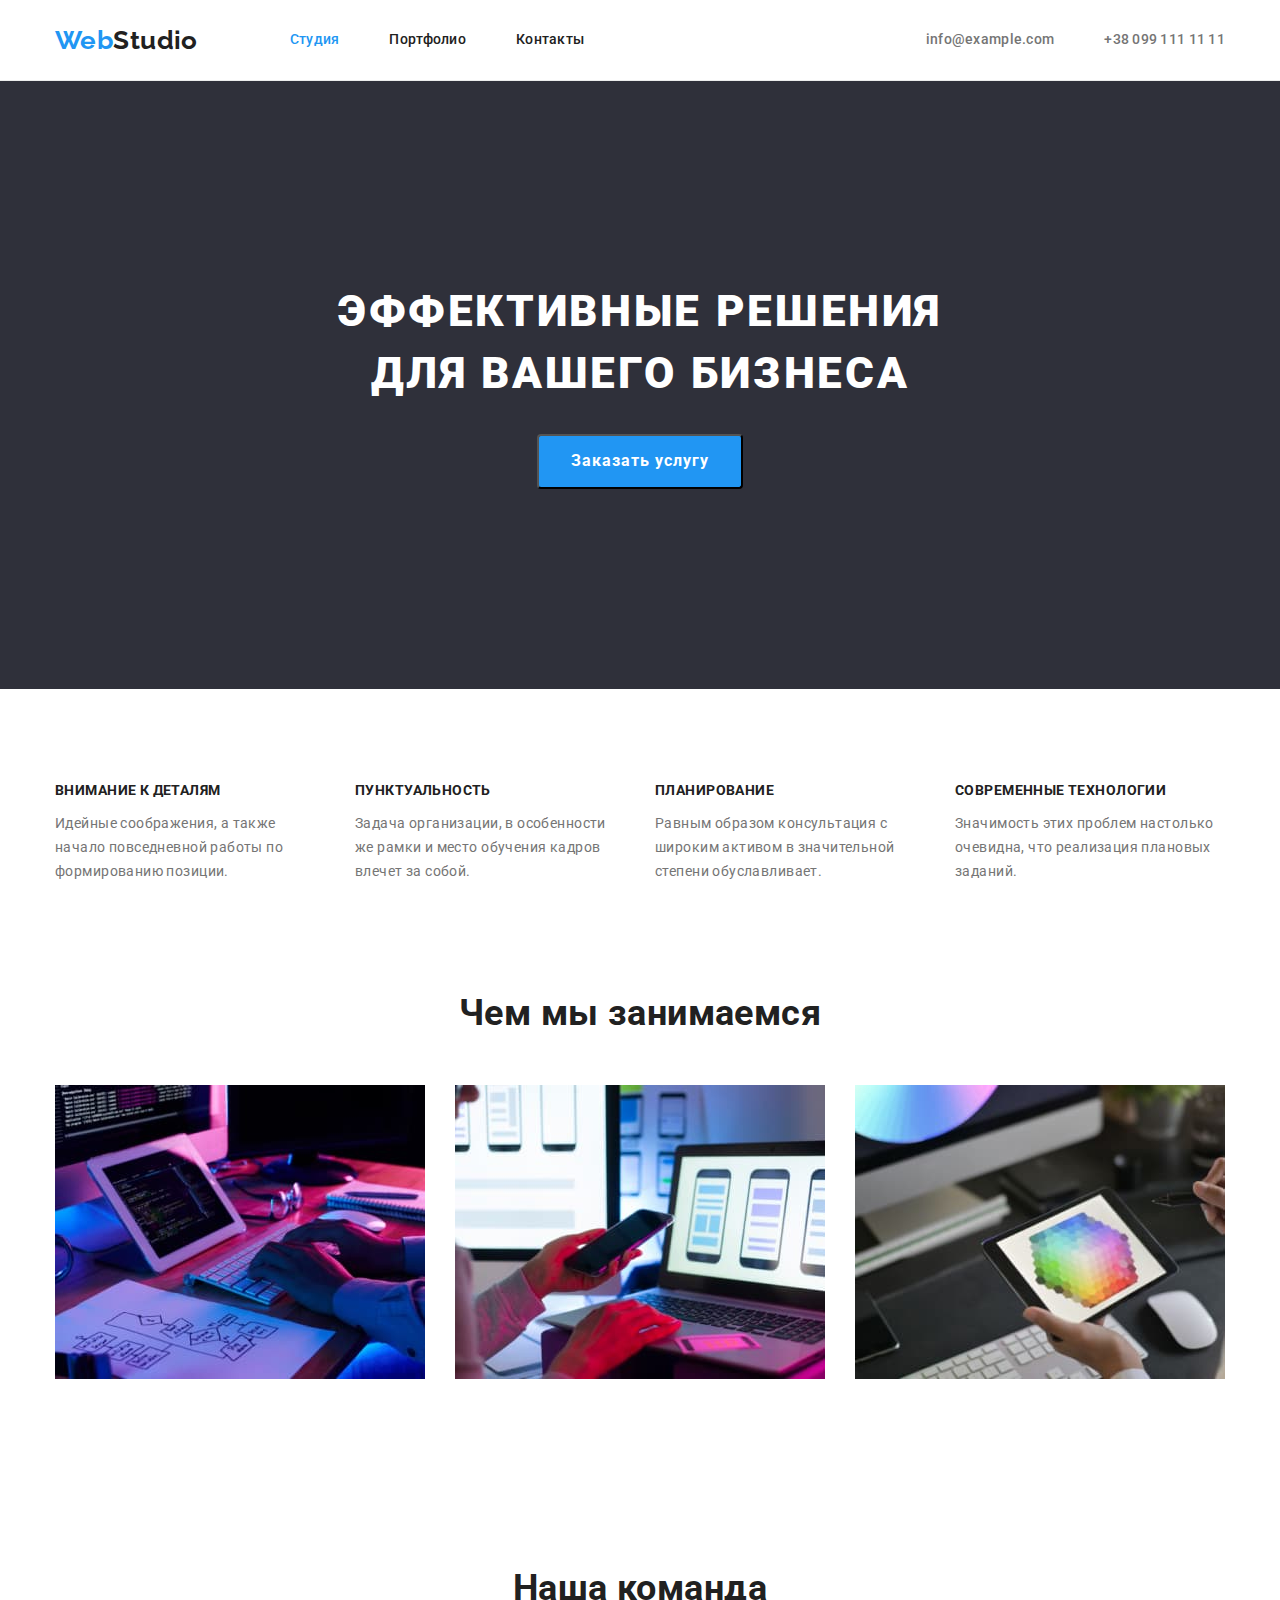
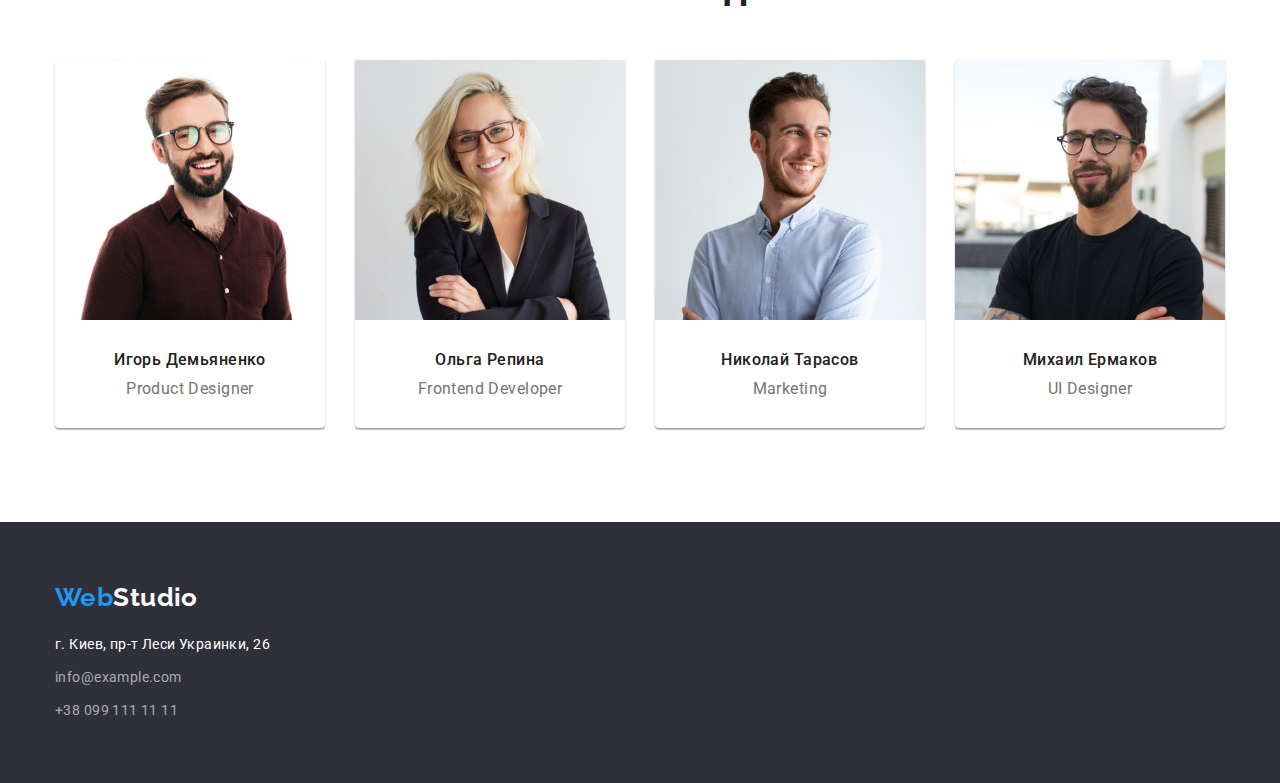
<file: index.html>
<!DOCTYPE html>
<html lang="ru">
  <head>
    <meta charset="UTF-8" />
    <meta http-equiv="X-UA-Compatible" content="IE=edge" />
    <meta name="viewport" content="width=device-width, initial-scale=1.0" />
    <title>Document</title>
    <link rel="preconnect" href="https://fonts.gstatic.com" />
    <link
      href="https://fonts.googleapis.com/css2?family=Raleway:wght@700&family=Roboto:wght@400;500;700;900&display=swap"
      rel="stylesheet"
    />
    <link
      rel="stylesheet"
      href="https://cdnjs.cloudflare.com/ajax/libs/modern-normalize/1.0.0/modern-normalize.min.css"
    />
    <link rel="stylesheet" href="css/styles.css" />
  </head>

  <body>
    <!--Студия-->
    <!--контактная информация-->
    <header class="header-main">
      <div class="container header">
        <nav class="main-nav">
          <a class="logo" href="./index.html"
            ><span class="logo-web">Web</span>Studio</a
          >
          <ul class="site-nav list">
            <li class="item">
              <a href="./index.html" class="link current">Студия</a>
            </li>
            <li class="item">
              <a href="./portfolio.html" class="link">Портфолио</a>
            </li>
            <li class="item"><a href="" class="link">Контакты</a></li>
          </ul>
        </nav>
        <ul class="contacts-nav list">
          <li class="item">
            <a href="mailto:info@example.com" class="link">info@example.com</a>
          </li>
          <li class="item">
            <a href="tel:+380991111111" class="link">+38 099 111 11 11</a>
          </li>
        </ul>
      </div>
    </header>
    <main>
      <!--герой-->
      <section class="hero">
        <div class="container">
          <h1 class="hero-title">Эффективные решения для вашего бизнеса</h1>
          <button class="order-button" type="button">Заказать услугу</button>
        </div>
      </section>
      <!--преимущества студии-->
      <section class="section">
        <div class="container">
          <ul class="feature-list">
            <li class="item">
              <h3 class="title">Внимание к деталям</h3>
              <p class="text">
                Идейные соображения, а также начало повседневной работы по
                формированию позиции.
              </p>
            </li>
            <li class="item">
              <h3 class="title">Пунктуальность</h3>
              <p class="text">
                Задача организации, в особенности же рамки и место обучения
                кадров влечет за собой.
              </p>
            </li>
            <li class="item">
              <h3 class="title">Планирование</h3>
              <p class="text">
                Равным образом консультация с широким активом в значительной
                степени обуславливает.
              </p>
            </li>
            <li class="item">
              <h3 class="title">Современные технологии</h3>
              <p class="text">
                Значимость этих проблем настолько очевидна, что реализация
                плановых заданий.
              </p>
            </li>
          </ul>
        </div>
      </section>
      <section class="section who-we-are">
        <div class="container">
          <h2 class="section-title">Чем мы занимаемся</h2>
          <ul class="work-list">
            <li class="item">
              <img
                src="./images/img.jpg"
                alt="Сотрудник работающий за компьютером"
                width="370"
              />
            </li>
            <li class="item">
              <img
                src="./images/box2.jpg"
                alt="Дизайнер разрабатывающий интерфейс для смартфона"
                width="370"
              />
            </li>
            <li class="item">
              <img
                src="./images/box3.jpg"
                alt="Дизайнер работающий над цветной графикой на планшете"
                width="370"
              />
            </li>
          </ul>
        </div>
      </section>
      <!--команда студии-->
      <section class="section">
        <div class="container">
          <h2 class="section-title">Наша команда</h2>
          <ul class="team-list">
            <li class="item">
              <img
                src="./images/img1.jpg"
                alt="Фото члена команды"
                width="270"
              />
              <div class="team-card">
                <h3 class="title">Игорь Демьяненко</h3>
                <p class="profession" lang="en">Product Designer</p>
              </div>
            </li>
            <li class="item">
              <img
                src="./images/img2.jpg"
                alt="Фото члена команды"
                width="270"
              />
              <div class="team-card">
                <h3 class="title">Ольга Репина</h3>
                <p class="profession" lang="en">Frontend Developer</p>
              </div>
            </li>
            <li class="item">
              <img
                src="./images/img3.jpg"
                alt="Фото члена команды"
                width="270"
              />
              <div class="team-card">
                <h3 class="title">Николай Тарасов</h3>
                <p class="profession" lang="en">Marketing</p>
              </div>
            </li>
            <li class="item">
              <img
                src="./images/img4.jpg"
                alt="Фото члена команды"
                width="270"
              />
              <div class="team-card">
                <h3 class="title">Михаил Ермаков</h3>
                <p class="profession" lang="en">UI Designer</p>
              </div>
            </li>
          </ul>
        </div>
      </section>
    </main>
    <!--подвал-->
    <footer class="footer">
      <div class="container">
        <a href="" class="logo">Web<span class="logo-white">Studio</span></a>
        <address class="footer-address">
          <span class="address"> г. Киев, пр-т Леси Украинки, 26</span>
          <a href="mailto:info@example.com" class="link">info@example.com</a>
          <a href="tel:+380991111111" class="link">+38 099 111 11 11</a>
        </address>
      </div>
    </footer>
  </body>
</html>
</file>
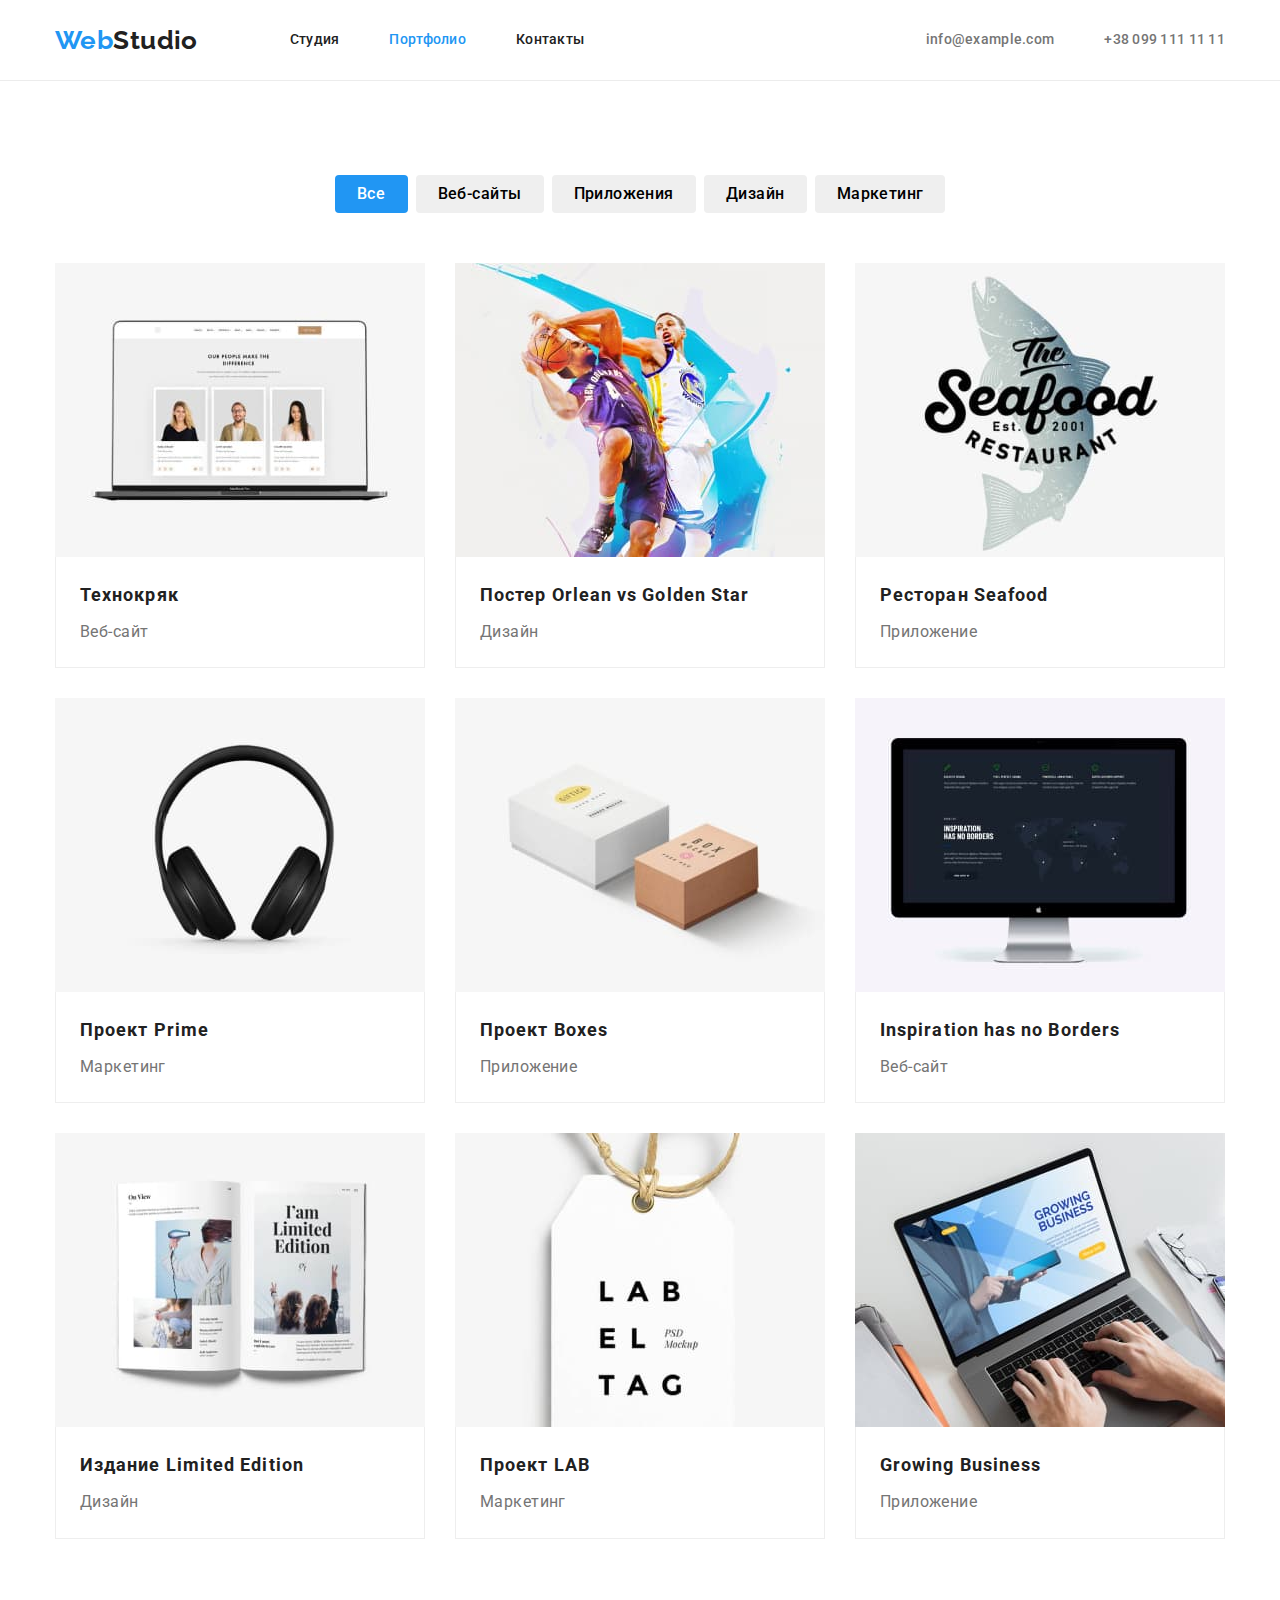
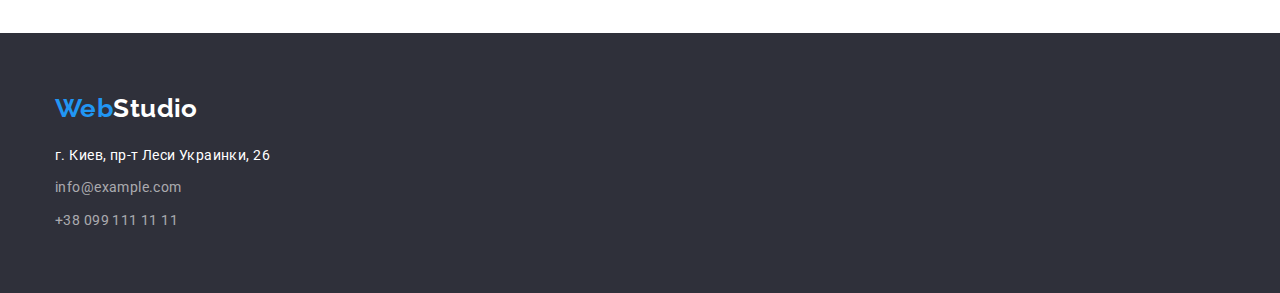
<file: portfolio.html>
<!DOCTYPE html>
<html lang="ru">
  <head>
    <meta charset="UTF-8" />
    <meta http-equiv="X-UA-Compatible" content="IE=edge" />
    <meta name="viewport" content="width=device-width, initial-scale=1.0" />
    <title>Document</title>
    <link rel="preconnect" href="https://fonts.gstatic.com" />
    <link
      href="https://fonts.googleapis.com/css2?family=Raleway:wght@700&family=Roboto:wght@400;500;700;900&display=swap"
      rel="stylesheet"
    />
    <link
      rel="stylesheet"
      href="https://cdnjs.cloudflare.com/ajax/libs/modern-normalize/1.0.0/modern-normalize.min.css"
    />
    <link rel="stylesheet" href="css/styles.css" />
  </head>

  <body>
    <h1 class="visually-hidden">Cкрытый заголовок Портфолио</h1>
    <!--Портфолио-->
    <!--контактная информация-->
    <header class="header-main">
      <div class="container header">
        <nav class="main-nav">
          <a class="logo" href="./index.html"
            ><span class="logo-web">Web</span>Studio</a
          >
          <ul class="site-nav list">
            <li class="item">
              <a href="./index.html" class="link">Студия</a>
            </li>
            <li class="item">
              <a href="./portfolio.html" class="link current">Портфолио</a>
            </li>
            <li class="item"><a href="" class="link">Контакты</a></li>
          </ul>
        </nav>
        <ul class="contacts-nav list">
          <li class="item">
            <a href="mailto:info@example.com" class="link">info@example.com</a>
          </li>
          <li class="item">
            <a href="tel:+380991111111" class="link">+38 099 111 11 11</a>
          </li>
        </ul>
      </div>
    </header>
    <main>
      <!--навигация по сайту-->
      <section class="section">
        <div class="container">
          <ul class="button-list">
            <li class="item">
              <button type="button" class="button current">Все</button>
            </li>
            <li class="item">
              <button type="button" class="button web">Веб-сайты</button>
            </li>
            <li class="item">
              <button type="button" class="button app">Приложения</button>
            </li>
            <li class="item">
              <button type="button" class="button design">Дизайн</button>
            </li>
            <li class="item">
              <button type="button" class="button marketing">Маркетинг</button>
            </li>
          </ul>
          <!--содержание портфолио-->
          <ul class="doing-list">
            <a href="" class="item">
              <li>
                <img
                  class="image"
                  src="./images/portfolio1.jpg"
                  alt="Визитки сотрудников"
                  width=""
                />
                <div class="card-content">
                  <h2 class="title">Технокряк</h2>
                  <p class="text">Веб-сайт</p>
                </div>
              </li></a
            >
            <a href="" class="item">
              <li>
                <img
                  class="image"
                  src="./images/portfolio2.jpg"
                  alt="Постер баскетбольной игры"
                  width=""
                />
                <div class="card-content">
                  <h2 class="title">
                    Постер <span lang="en">Orlean vs Golden Star</span>
                  </h2>
                  <p class="text">Дизайн</p>
                </div>
              </li></a
            ><a href="" class="item">
              <li>
                <img
                  class="image"
                  src="./images/portfolio3.jpg"
                  alt="Главная страница приложения ресторана морепродуктов"
                  width=""
                />
                <div class="card-content">
                  <h2 class="title">Ресторан <span lang="en">Seafood</span></h2>
                  <p class="text">Приложение</p>
                </div>
              </li></a
            ><a href="" class="item">
              <li>
                <img
                  class="image"
                  src="./images/portfolio4.jpg"
                  alt="Наушники"
                  width=""
                />
                <div class="card-content">
                  <h2 class="title">Проект <span lang="en">Prime</span></h2>
                  <p class="text">Маркетинг</p>
                </div>
              </li></a
            ><a href="" class="item">
              <li>
                <img
                  class="image"
                  src="./images/portfolio5.jpg"
                  alt="Две коробочки"
                  width=""
                />
                <div class="card-content">
                  <h2 class="title">Проект <span lang="en"> Boxes</span></h2>
                  <p class="text">Приложение</p>
                </div>
              </li>
            </a>
            <a href="" class="item">
              <li>
                <img
                  class="image"
                  src="./images/portfolio6.jpg"
                  alt="Монитор компьютера"
                  width=""
                />
                <div class="card-content">
                  <h2 class="title" lang="en">Inspiration has no Borders</h2>
                  <p class="text">Веб-сайт</p>
                </div>
              </li></a
            ><a href="" class="item">
              <li>
                <img
                  class="image"
                  src="./images/portfolio7.jpg"
                  alt="Развёрнутый журнал"
                  width=""
                />
                <div class="card-content">
                  <h2 class="title">
                    Издание<span lang="en"> Limited Edition</span>
                  </h2>
                  <p class="text">Дизайн</p>
                </div>
              </li></a
            ><a href="" class="item">
              <li>
                <img
                  class="image"
                  src="./images/portfolio8.jpg"
                  alt="Этикетка"
                  width="370"
                />
                <div class="card-content">
                  <h2 class="title">Проект<span lang="en"> LAB</span></h2>
                  <p class="text">Маркетинг</p>
                </div>
              </li></a
            ><a href="" class="item">
              <li>
                <img
                  class="image"
                  src="./images/portfolio9.jpg"
                  alt="Человек набирающий текст на ноутбуке"
                  width=""
                />
                <div class="card-content">
                  <h2 class="title" lang="en">Growing Business</h2>
                  <p class="text">Приложение</p>
                </div>
              </li></a
            >
          </ul>
        </div>
      </section>
    </main>

    <!--подвал-->
    <footer class="footer">
      <div class="container">
        <a href="" class="logo">Web<span class="logo-white">Studio</span></a>
        <address class="footer-address">
          <span class="address"> г. Киев, пр-т Леси Украинки, 26</span>
          <a href="mailto:info@example.com" class="link">info@example.com</a>
          <a href="tel:+380991111111" class="link">+38 099 111 11 11</a>
        </address>
      </div>
    </footer>
  </body>
</html>
</file>
<file: css/styles.css>
:root {
  --title-text-color: #212121;
  --primary-text-color: #757575;
  --title-text-color-secondary: #ffffff;
  --accent-text-color: #2196f3;
  --the-most-often-px: 30px;
}
body {
  background-color: #ffffff;
  color: var(--primary-text-color);
  font-family: 'Roboto', sans-serif;
  letter-spacing: 0.03em;
  font-size: 14px;
  line-height: 1.7;
}

ul {
  padding: 0;
  margin: 0;
  list-style: none;
}
a {
  text-decoration: none;
}
img {
  display: block;
  max-width: 100%;
}

.container {
  margin-left: auto;
  margin-right: auto;
  width: 1200px;
  padding-left: 15px;
  padding-right: 15px;
}

.section {
  padding-top: 94px;
  padding-bottom: 94px;
}

/*logo*/
.logo {
  color: var(--title-text-color);
  font-family: 'Raleway', sans-serif;
  font-weight: 700;
  font-size: 26px;
  line-height: 1.19;
}
.logo-web {
  color: var(--accent-text-color);
}
.logo:hover,
.logo:focus {
  color: var(--accent-text-color);
}

/*main-nav / just header*/

.header-main {
  display: flex;
  align-items: center;
  border-bottom: 1px solid #ececec;
}
.header {
  display: flex;
  align-items: center;
}
.main-nav {
  display: flex;
  align-items: center;
}

/*site nav*/
.site-nav {
  display: flex;
  margin-left: 92px;
}
.site-nav .item {
  margin-right: 50px;
}
.site-nav .item:last-child {
  margin-right: 0;
}
.site-nav .link {
  display: block;
  padding-top: 32px;
  padding-bottom: 32px;
  color: var(--title-text-color);
  font-weight: 500;
  font-size: 14px;
  line-height: 1.14;
  letter-spacing: 0.02em;
}
.site-nav .link:hover,
.site-nav .link:focus {
  color: var(--accent-text-color);
}
.site-nav .link.current {
  color: var(--accent-text-color);
}
/*contacts nav*/
.contacts-nav {
  display: flex;
  margin-left: auto;
}
.contacts-nav .item {
  margin-right: 50px;
}
.contacts-nav .item:last-child {
  margin-right: 0;
}
/*.contacts-nav .item+ .item{
  margin-left: 50px;
}*/
.contacts-nav .link {
  display: block;
  padding-top: 32px;
  padding-bottom: 32px;
  color: var(--primary-text-color);
  font-weight: 500;
  font-size: 14px;
  line-height: 1.14;
  letter-spacing: 0.02em;
}
.contacts-nav .link:hover,
.contacts-nav .link:focus {
  color: var(--accent-text-color);
}

/*hero*/
.hero {
  padding-top: 200px;
  padding-bottom: 200px;
  text-align: center;

  background: #2f303a;
}

.hero-title {
  margin-top: 0;
  margin-bottom: var(--the-most-often-px);
  margin-left: auto;
  margin-right: auto;
  width: 696px;
  /*white-space: pre-line;*/
  color: var(--title-text-color-secondary);
  font-weight: 900;
  font-size: 44px;
  line-height: 1.4;
  letter-spacing: 0.06em;
  text-transform: uppercase;
}
.order-button {
  display: inline-block;
  border-radius: 4px;
  padding: 10px 32px;
  min-width: 200px;
  text-align: center;
  font-weight: 700;
  font-size: 16px;
  line-height: 1.9;
  letter-spacing: 0.06em;
  color: var(--title-text-color-secondary);
  background-color: var(--accent-text-color);
}
.order-button:hover {
  background-color: #188ce8;
}
/*main text*/

/*FEATURES*/

.feature-list .title {
  margin-top: 0;
  margin-bottom: 10px;
  color: var(--title-text-color);
  font-weight: 700;
  font-size: 14px;
  line-height: 1.14;
  text-transform: uppercase;
}
.feature-list {
  display: flex;
}
.feature-list .item {
  margin-right: var(--the-most-often-px);
  width: 270px;
}
.feature-list .item:last-child {
  margin-right: 0;
}
.who-we-are {
  padding-top: 0;
}
.section-title {
  margin-top: 0;
  margin-bottom: 50px;
  color: var(--title-text-color);
  font-weight: 700;
  font-size: 36px;
  line-height: 1.2;
  text-align: center;
}
.work-list {
  display: flex;
}
.work-list .item {
  margin-right: var(--the-most-often-px);
}
.work-list .item:last-child {
  margin-right: 0;
}
.team-card {
  padding-top: 30px;
  padding-bottom: 30px;
}
.team-list .title {
  text-align: center;
  margin-top: 0;
  margin-bottom: 0;
  color: var(--title-text-color);
  font-weight: 500;
  font-size: 16px;
  line-height: 1.2;
}
.team-list .profession {
  text-align: center;
  margin-top: 10px;
  margin-bottom: 0;
  font-size: 16px;
  line-height: 1.19;
}
.team-list {
  display: flex;
}
.team-list .item {
  margin-right: var(--the-most-often-px);
  box-shadow: 0px 1px 3px rgba(0, 0, 0, 0.12), 0px 1px 1px rgba(0, 0, 0, 0.14),
    0px 2px 1px rgba(0, 0, 0, 0.2);
  border-radius: 0px 0px 4px 4px;
}
.team-list .item:last-child {
  margin-right: 0;
}

/*portfolio main*/
.visually-hidden {
  position: absolute;
  width: 1px;
  height: 1px;
  margin: -1px;
  border: 0;
  padding: 0;

  white-space: nowrap;
  clip-path: inset(100%);
  clip: rect(0 0 0 0);
  overflow: hidden;
}

.button {
  display: inline-block;
  border-radius: 4px;
  border: 0;
  padding: 6px 22px;
  text-align: center;
  letter-spacing: inherit;
  font-family: inherit;
  cursor: pointer;
  font-weight: 500;
  font-size: 16px;
  line-height: 1.6;
}
.button-list {
  display: flex;
  justify-content: center;
  margin-bottom: 50px;
  color: var(--title-text-color);
}
.button-list .item {
  margin-right: 8px;
}
.button-list .item:last-child {
  margin-right: 0;
}
.button-list .button:focus,
.button-list .button:hover {
  background-color: var(--accent-text-color);
  color: var(--title-text-color-secondary);
}
.button-list .button.current {
  background-color: var(--accent-text-color);
  color: var(--title-text-color-secondary);
  min-width: 73px;
}
.button.web {
  min-width: 128px;
}
.button-list .app {
  min-width: 101px;
}
.button-list .design {
  min-width: 103px;
}
.button-list .marketing {
  min-width: 130px;
}

.doing-list .title {
  margin-top: 0;
  margin-bottom: 0;
  color: var(--title-text-color);
  font-weight: 700;
  font-size: 18px;
  line-height: 2;
  letter-spacing: 0.06em;
}
.doing-list .text {
  margin-top: 4px;
  margin-bottom: 0;
  font-size: 16px;
  line-height: 1.9;
  color: var(--primary-text-color);
}
.doing-list {
  display: flex;
  flex-wrap: wrap;
  margin-left: calc(-1 * var(--the-most-often-px));
  margin-top: calc(-1 * var(--the-most-often-px));
  /*outline: 1px solid tomato;*/
}
.doing-list > .item {
  display: block;
  flex-basis: calc(100% / 3 - var(--the-most-often-px));
  margin-left: var(--the-most-often-px);
  margin-top: var(--the-most-often-px);
  /*outline: 1px solid teal;*/
}
/*.doing-list .item:nth-child(3n) {
  margin-right: 0;
}
.doing-list .item:nth-last-child(-n + 3) {
  margin-bottom: 0;
}*/

/*footer*/
.footer {
  background: #2f303a;
  padding-bottom: 60px;
  padding-top: 60px;
}

.footer .logo {
  display: block;
  margin-top: 0;
  margin-bottom: 20px;
  color: var(--accent-text-color);
  font-family: 'Raleway', sans-serif;
  font-weight: 700;
  font-size: 26px;
  line-height: 1.19;
}
.footer-address {
  font-style: normal;
}

.logo-white {
  color: var(--title-text-color-secondary);
}
.address {
  /*margin-bottom: 9px;*/
  color: var(--title-text-color-secondary);
}
.footer .link {
  display: block;
  margin-bottom: 0;
  margin-top: 9px;
  color: rgba(255, 255, 255, 0.6);
}
.card-content {
  padding: 20px 24px 20px 24px;
  border-bottom: 1px solid #eeeeee;
  border-left: 1px solid #eeeeee;
  border-right: 1px solid #eeeeee;
}
</file>
